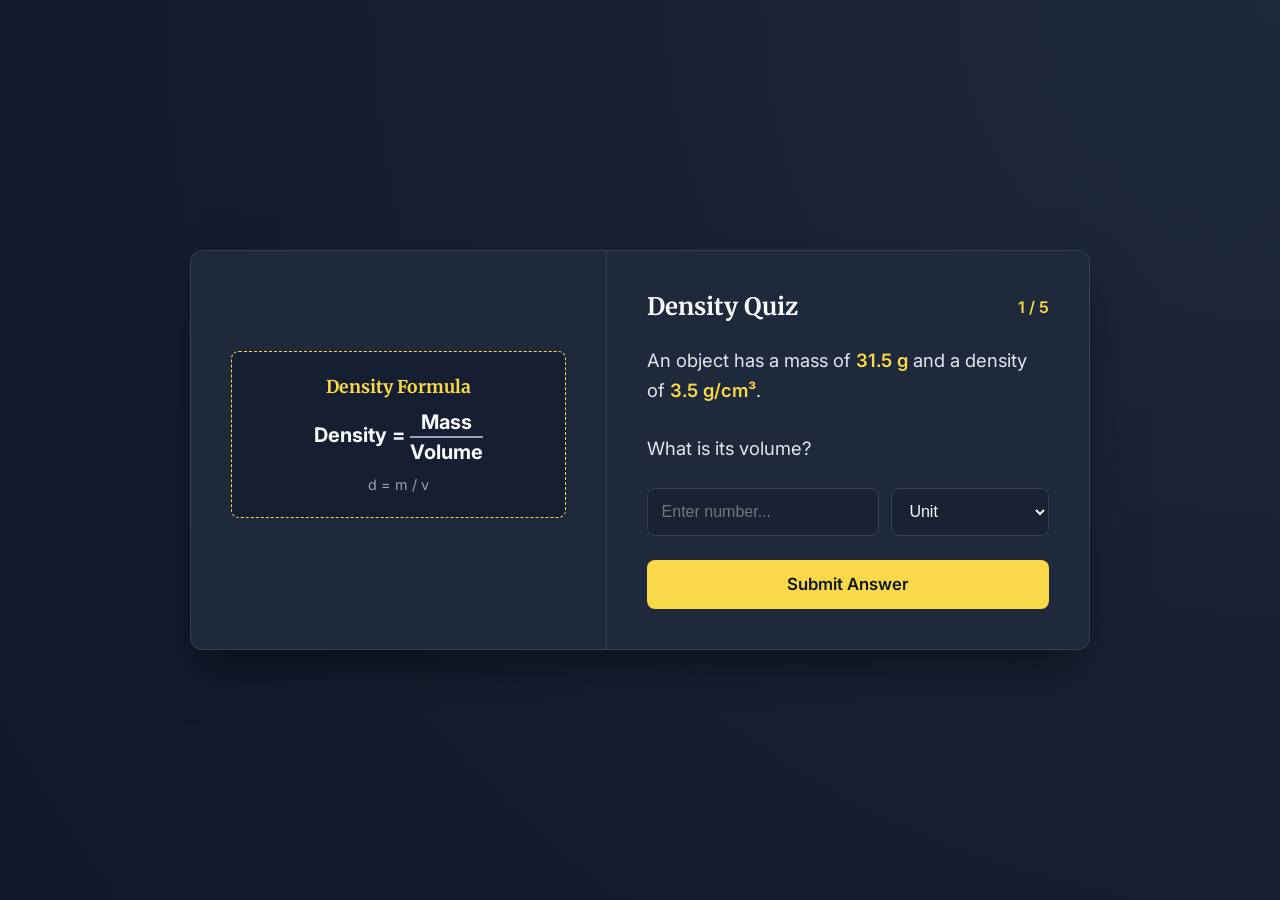
<file: density.html>
<!DOCTYPE html>
<html lang="en">
<head>
  <meta charset="UTF-8">
  <meta name="viewport" content="width=device-width, initial-scale=1.0">
  <title>Calculating Density Quiz — Cheng Chung Cup</title>
  <!-- Imported formal serif font (Merriweather) and clean sans-serif (Inter) -->
  <link href="https://fonts.googleapis.com/css2?family=Inter:wght@400;500;600&family=Merriweather:wght@400;700;900&display=swap" rel="stylesheet">
  <style>
    :root {
      --bg-dark: #0f172a;
      --bg-card: #1e293b;
      --accent-gold: #FAD948;
      --accent-hover: #fcf1b6;
      --text-light: #f8fafc;
      --text-muted: #94a3b8;
      --border-color: #334155;
      
      /* Status Colors adapted for dark mode */
      --danger: #f87171;
      --danger-bg: rgba(239, 68, 68, 0.1);
      --danger-border: rgba(239, 68, 68, 0.3);
      --success: #34d399;
      --success-bg: rgba(16, 185, 129, 0.1);
      --success-border: rgba(16, 185, 129, 0.3);
    }
    
    * { box-sizing: border-box; }
    
    html, body { height: 100%; margin: 0; }
    
    body {
      font-family: 'Inter', sans-serif;
      background-color: var(--bg-dark);
      background-image: radial-gradient(circle at top right, #1e293b 0%, #0f172a 100%);
      background-attachment: fixed;
      color: var(--text-light);
      display: flex;
      align-items: center;
      justify-content: center;
      padding: 2rem 1rem;
    }

    .app-container {
      display: flex;
      max-width: 900px;
      width: 100%;
      background: var(--bg-card);
      border-radius: 12px;
      border: 1px solid var(--border-color);
      box-shadow: 0 25px 50px -12px rgba(0, 0, 0, 0.5);
      overflow: hidden;
      flex-direction: column;
    }

    @media (min-width: 640px) {
      .app-container { flex-direction: row; }
    }

    /* Left Panel: Visuals & Formula */
    .panel-left {
      flex: 1;
      padding: 2.5rem;
      display: flex;
      flex-direction: column;
      align-items: center;
      justify-content: center;
      border-bottom: 1px solid var(--border-color);
    }
    
    @media (min-width: 640px) {
      .panel-left {
        border-bottom: none;
        border-right: 1px solid var(--border-color);
      }
    }

    .formula-box {
      background: rgba(15, 23, 42, 0.5);
      border: 1px dashed var(--accent-gold);
      border-radius: 8px;
      padding: 1.5rem;
      text-align: center;
      margin-bottom: 2rem;
      width: 100%;
    }
    .formula-box h3 { 
      margin: 0 0 0.75rem 0; 
      color: var(--accent-gold); 
      font-family: 'Merriweather', serif;
      font-size: 1.1rem; 
    }
    .formula-box p { 
      margin: 0; 
      font-size: 1.25rem; 
      font-weight: bold; 
      color: var(--text-light); 
    }
    .formula-box small { 
      color: var(--text-muted); 
      font-size: 0.9rem; 
      display: block; 
      margin-top: 0.75rem; 
    }

    /* Right Panel: Quiz Area */
    .panel-right {
      flex: 1.2;
      padding: 2.5rem;
      display: flex;
      flex-direction: column;
      justify-content: center;
    }

    .quiz-header {
      display: flex;
      justify-content: space-between;
      align-items: center;
      margin-bottom: 1.5rem;
    }

    .quiz-header h2 { 
      margin: 0; 
      font-size: 1.5rem; 
      font-family: 'Merriweather', serif;
      color: var(--text-light);
    }
    .progress { 
      color: var(--accent-gold); 
      font-weight: 600; 
    }

    .question-text {
      font-size: 1.15rem;
      line-height: 1.6;
      margin-bottom: 1.5rem;
      min-height: 80px;
      color: #e2e8f0;
    }
    
    .question-text b {
      color: var(--accent-gold);
      font-weight: 600;
    }

    .input-group {
      display: flex;
      gap: 0.75rem;
      margin-bottom: 1.5rem;
    }

    input[type="number"], select {
      padding: 0.85rem;
      background: rgba(15, 23, 42, 0.4);
      border: 1px solid var(--border-color);
      border-radius: 8px;
      font-size: 1rem;
      color: var(--text-light);
      outline: none;
      transition: all 0.2s ease;
    }
    
    select option {
      background: var(--bg-card);
      color: var(--text-light);
    }

    input[type="number"]:focus, select:focus {
      border-color: var(--accent-gold);
      box-shadow: 0 0 0 2px rgba(250, 217, 72, 0.2);
    }

    input[type="number"] { flex: 2; }
    select { flex: 1; cursor: pointer; }

    .btn {
      display: inline-flex;
      align-items: center;
      justify-content: center;
      gap: 0.5rem;
      padding: 0.9rem 1.5rem;
      border: 0;
      border-radius: 8px;
      font-size: 1.05rem;
      font-weight: 600;
      font-family: 'Inter', sans-serif;
      cursor: pointer;
      transition: all 0.2s ease;
      width: 100%;
    }
    
    .btn-primary { 
      background: var(--accent-gold); 
      color: var(--bg-dark); 
    }
    
    .btn-primary:hover { 
      background: var(--accent-hover); 
      transform: translateY(-2px); 
    }
    
    .btn-outline {
      background: transparent;
      color: var(--text-muted);
      border: 1px solid var(--border-color);
    }

    .btn-outline:hover {
      color: var(--text-light);
      border-color: var(--text-muted);
    }
    
    .feedback {
      margin-top: 1rem;
      padding: 1rem;
      border-radius: 8px;
      font-weight: 500;
      text-align: center;
      display: none;
      line-height: 1.5;
    }
    .feedback b { font-weight: 700; }
    .feedback.success { 
      display: block; 
      background: var(--success-bg); 
      color: var(--success); 
      border: 1px solid var(--success-border);
    }
    .feedback.error { 
      display: block; 
      background: var(--danger-bg); 
      color: var(--danger); 
      border: 1px solid var(--danger-border);
    }

    /* Results Screen */
    #results-screen { display: none; text-align: center; }
    
    #results-screen h2 {
      font-family: 'Merriweather', serif;
      margin-bottom: 2rem;
    }
    
    .grade-circle {
      width: 120px;
      height: 120px;
      border-radius: 50%;
      background: var(--accent-gold);
      color: var(--bg-dark);
      display: flex;
      align-items: center;
      justify-content: center;
      font-size: 2.5rem;
      font-weight: bold;
      margin: 0 auto 1.5rem auto;
      box-shadow: 0 10px 20px rgba(250, 217, 72, 0.15);
      border: 4px solid var(--bg-card);
      outline: 2px dashed var(--accent-gold);
      outline-offset: 4px;
    }

    .hidden { display: none !important; }
  </style>
</head>
<body>

  <div class="app-container">
    
    <!-- Left Panel: Reference & Visuals -->
    <div class="panel-left">
      <div class="formula-box">
        <h3>Density Formula</h3>
        <p>Density = <span style="display:inline-block; vertical-align:middle; text-align:center;">
            <span style="border-bottom:2px solid var(--text-muted); display:block; padding-bottom: 2px; margin-bottom: 2px;">Mass</span>
            Volume
          </span>
        </p>
        <small>d = m / v</small>
      </div>
    </div>

    <!-- Right Panel: Quiz Logic -->
    <div class="panel-right">
      
      <!-- Active Quiz Section -->
      <div id="quiz-screen">
        <div class="quiz-header">
          <h2>Density Quiz</h2>
          <span class="progress" id="progress-text">1 / 5</span>
        </div>

        <div class="question-text" id="question-text">
          Loading question...
        </div>

        <div class="input-group">
          <input type="number" id="answer-input" placeholder="Enter number..." step="0.1">
          <select id="unit-input">
            <option value="" disabled selected>Unit</option>
            <option value="g">g (Mass)</option>
            <option value="cm³">cm³ (Volume)</option>
            <option value="g/cm³">g/cm³ (Density)</option>
          </select>
        </div>

        <button class="btn btn-primary" id="submit-btn" onclick="checkAnswer()">Submit Answer</button>
        <button class="btn btn-primary hidden" id="next-btn" onclick="nextQuestion()">Next Question</button>

        <div id="feedback-msg" class="feedback"></div>
      </div>

      <!-- Results Section -->
      <div id="results-screen">
        <h2>Quiz Complete!</h2>
        <div class="grade-circle" id="final-score">5/5</div>
        <p style="margin-bottom: 2.5rem; color: var(--text-muted); font-size: 1.1rem;" id="grade-message">Great job!</p>
        <div style="display: flex; gap: 1rem; flex-direction: column;">
          <button class="btn btn-primary" onclick="startQuiz()">Retry Quiz</button>
          <button class="btn btn-outline" onclick="window.location.href='quiz_menu.html'">Back to Menu</button>
        </div>
      </div>

    </div>
  </div>

  <script>
    const TOTAL_QUESTIONS = 5;
    let currentQuestionIndex = 0;
    let score = 0;
    let currentProblem = {};

    function generateProblem() {
      // Generate volume: 2 to 20 cm³ (whole numbers for simplicity)
      let v = Math.floor(Math.random() * 19) + 2; 
      // Generate density: 0.5 to 10.0 g/cm³ (1 decimal)
      let d = parseFloat((Math.random() * 9.5 + 0.5).toFixed(1));
      // Calculate mass: v * d (will automatically have max 1 decimal)
      let m = parseFloat((v * d).toFixed(1));

      // Decide what to solve for (0: Density, 1: Mass, 2: Volume)
      const type = Math.floor(Math.random() * 3);
      
      let question = "";
      let answerVal = 0;
      let answerUnit = "";
      let explanation = "";

      if (type === 0) {
        question = `An irregular object has a mass of <b>${m} g</b> and displaces a volume of <b>${v} cm³</b>. <br><br>What is its density?`;
        answerVal = d;
        answerUnit = "g/cm³";
        explanation = `Density = Mass ÷ Volume (${m} ÷ ${v} = ${d})`;
      } else if (type === 1) {
        question = `An object has a density of <b>${d} g/cm³</b> and a volume of <b>${v} cm³</b>. <br><br>What is its mass?`;
        answerVal = m;
        answerUnit = "g";
        explanation = `Mass = Density × Volume (${d} × ${v} = ${m})`;
      } else {
        question = `An object has a mass of <b>${m} g</b> and a density of <b>${d} g/cm³</b>. <br><br>What is its volume?`;
        answerVal = v;
        answerUnit = "cm³";
        explanation = `Volume = Mass ÷ Density (${m} ÷ ${d} = ${v})`;
      }

      return { question, answerVal, answerUnit, explanation };
    }

    function loadQuestion() {
      currentProblem = generateProblem();
      
      // Update UI
      document.getElementById('question-text').innerHTML = currentProblem.question;
      document.getElementById('progress-text').innerText = `${currentQuestionIndex + 1} / ${TOTAL_QUESTIONS}`;
      
      // Reset inputs and feedback
      const answerInput = document.getElementById('answer-input');
      const unitInput = document.getElementById('unit-input');
      answerInput.value = "";
      answerInput.disabled = false;
      unitInput.value = "";
      unitInput.disabled = false;
      
      const feedbackEl = document.getElementById('feedback-msg');
      feedbackEl.className = "feedback";
      feedbackEl.style.display = "none"; // Hide initially
      
      // Toggle buttons
      document.getElementById('submit-btn').classList.remove('hidden');
      document.getElementById('next-btn').classList.add('hidden');
    }

    function checkAnswer() {
      const answerInput = document.getElementById('answer-input');
      const unitInput = document.getElementById('unit-input');
      const userVal = parseFloat(answerInput.value);
      const userUnit = unitInput.value;
      const feedbackEl = document.getElementById('feedback-msg');

      // Force the feedback element to display
      feedbackEl.style.display = "block";

      if (isNaN(userVal) || userUnit === "") {
        feedbackEl.innerText = "Please enter a number and select a unit.";
        feedbackEl.className = "feedback error";
        return;
      }
      
      // Lock inputs after submission to prevent changes while viewing feedback
      answerInput.disabled = true;
      unitInput.disabled = true;

      // Check if value matches (allow slight float precision tolerance)
      const isValCorrect = Math.abs(userVal - currentProblem.answerVal) < 0.05;
      const isUnitCorrect = userUnit === currentProblem.answerUnit;

      // Provide the step-by-step breakdown
      const explanationHtml = `<br><span style="font-size: 0.95rem; opacity: 0.9; display: block; margin-top: 0.75rem;">Calculation: ${currentProblem.explanation}</span>`;

      if (isValCorrect && isUnitCorrect) {
        feedbackEl.innerHTML = `Correct! Great job.${explanationHtml}`;
        feedbackEl.className = "feedback success";
        score++;
      } else if (!isValCorrect && isUnitCorrect) {
        feedbackEl.innerHTML = `Incorrect calculation. <br>The correct answer was <b>${currentProblem.answerVal} ${currentProblem.answerUnit}</b>.${explanationHtml}`;
        feedbackEl.className = "feedback error";
      } else if (isValCorrect && !isUnitCorrect) {
        feedbackEl.innerHTML = `Right number, wrong unit! <br>The correct answer was <b>${currentProblem.answerVal} ${currentProblem.answerUnit}</b>.${explanationHtml}`;
        feedbackEl.className = "feedback error";
      } else {
        feedbackEl.innerHTML = `Incorrect. <br>The correct answer was <b>${currentProblem.answerVal} ${currentProblem.answerUnit}</b>.${explanationHtml}`;
        feedbackEl.className = "feedback error";
      }

      // Hide submit and show next button to control flow
      document.getElementById('submit-btn').classList.add('hidden');
      document.getElementById('next-btn').classList.remove('hidden');
    }

    function nextQuestion() {
      currentQuestionIndex++;
      if (currentQuestionIndex < TOTAL_QUESTIONS) {
        loadQuestion();
      } else {
        showResults();
      }
    }

    function showResults() {
      document.getElementById('quiz-screen').style.display = "none";
      document.getElementById('results-screen').style.display = "block";
      
      document.getElementById('final-score').innerText = `${score}/${TOTAL_QUESTIONS}`;
      
      let msg = "";
      if (score === 5) msg = "Perfect score! You are a density master!";
      else if (score >= 3) msg = "Good job! Keep practicing to get a perfect score.";
      else msg = "You might need to review the density formula and try again!";
      
      document.getElementById('grade-message').innerText = msg;
    }

    function startQuiz() {
      score = 0;
      currentQuestionIndex = 0;
      document.getElementById('quiz-screen').style.display = "block";
      document.getElementById('results-screen').style.display = "none";
      loadQuestion();
    }

    // Initialize the quiz on page load
    window.onload = startQuiz;

  </script>
</body>
</html>
</file>
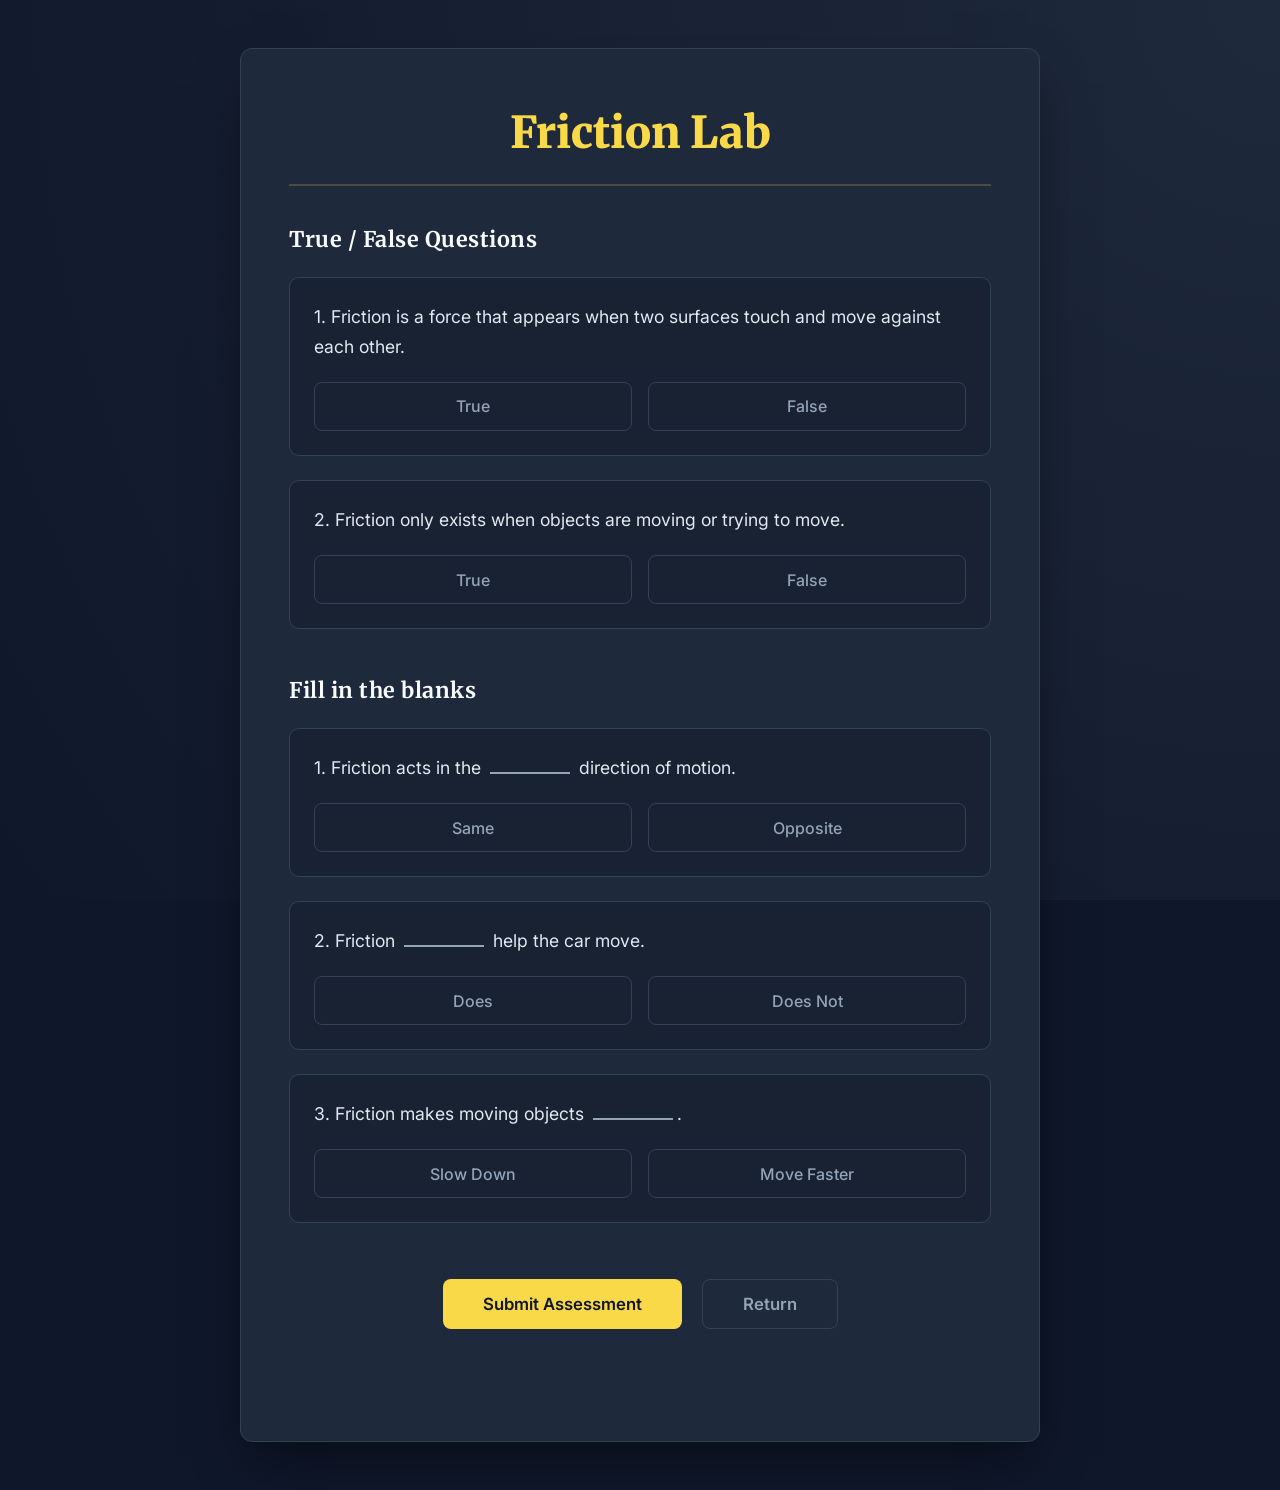
<file: friction.html>
<!doctype html>
<html lang="en">
<head>
  <meta charset="utf-8" />
  <meta name="viewport" content="width=device-width, initial-scale=1" />
  <title>Friction Quiz — Cheng Chung Cup</title>
  <!-- Imported formal serif font (Merriweather) and clean sans-serif (Inter) -->
  <link href="https://fonts.googleapis.com/css2?family=Inter:wght@400;500;600&family=Merriweather:wght@400;700;900&display=swap" rel="stylesheet">
  <style>
    :root {
      --bg-dark: #0f172a;
      --bg-card: #1e293b;
      --accent-gold: #FAD948;
      --accent-hover: #fcf1b6;
      --text-light: #f8fafc;
      --text-muted: #94a3b8;
      --border-color: #334155;
    }

    * { box-sizing: border-box; }
    html, body { min-height: 100%; margin: 0; }

    body {
      font-family: 'Inter', sans-serif;
      background-color: var(--bg-dark);
      background-image: radial-gradient(circle at top right, #1e293b 0%, #0f172a 100%);
      background-attachment: fixed;
      color: var(--text-light);
      display: flex;
      align-items: center;
      justify-content: center;
      padding: 3rem 1rem;
    }

    .menu {
      background: var(--bg-card);
      border-radius: 12px;
      border: 1px solid var(--border-color);
      padding: 3.5rem 3rem;
      max-width: 800px;
      width: 100%;
      box-shadow: 0 25px 50px -12px rgba(0, 0, 0, 0.5);
    }

    .title {
      margin: 0 0 2.5rem 0;
      font-family: 'Merriweather', serif;
      font-size: clamp(2rem, 4vw, 2.75rem);
      font-weight: 900;
      color: var(--accent-gold);
      text-align: center;
      border-bottom: 2px solid rgba(250, 217, 72, 0.2);
      padding-bottom: 1.5rem;
    }

    section {
      margin-bottom: 3rem;
    }

    h2 {
      font-family: 'Merriweather', serif;
      color: var(--text-light);
      font-size: 1.35rem;
      margin-top: 0;
      margin-bottom: 1.5rem;
      font-weight: 700;
      letter-spacing: 0.5px;
    }

    .question-block {
      background: rgba(15, 23, 42, 0.4);
      border: 1px solid var(--border-color);
      border-radius: 10px;
      padding: 1.5rem;
      margin-bottom: 1.5rem;
    }

    .question-text {
      font-size: 1.1rem;
      line-height: 1.7;
      margin: 0 0 1.25rem 0;
      color: #e2e8f0;
    }

    .blank-space {
      display: inline-block;
      min-width: 80px;
      border-bottom: 2px solid var(--text-muted);
      margin: 0 0.25rem;
    }

    /* Styling for the clickable option buttons */
    .options-grid {
      display: flex;
      gap: 1rem;
      flex-wrap: wrap;
    }

    .option-input {
      display: none; /* Hide the actual radio button */
    }

    .option-label {
      flex: 1;
      min-width: 120px;
      text-align: center;
      padding: 0.85rem 1.5rem;
      border: 1px solid var(--border-color);
      border-radius: 8px;
      cursor: pointer;
      font-weight: 500;
      font-size: 1rem;
      color: var(--text-muted);
      background: transparent;
      transition: all 0.2s ease;
    }

    .option-label:hover {
      border-color: var(--accent-gold);
      color: var(--text-light);
      background: rgba(250, 217, 72, 0.05);
    }

    /* Selected state */
    .option-input:checked + .option-label {
      background-color: var(--accent-gold);
      color: var(--bg-dark);
      border-color: var(--accent-gold);
      font-weight: 600;
      box-shadow: 0 4px 15px rgba(250, 217, 72, 0.2);
    }

    .actions {
      display: flex;
      gap: 1.25rem;
      justify-content: center;
      margin-top: 3.5rem;
    }

    .btn {
      display: inline-flex;
      align-items: center;
      justify-content: center;
      padding: 0.85rem 2.5rem;
      border-radius: 8px;
      font-family: 'Inter', sans-serif;
      font-size: 1.05rem;
      font-weight: 600;
      cursor: pointer;
      text-decoration: none;
      transition: all 0.2s ease;
      border: none;
    }

    .btn-primary {
      background: var(--accent-gold);
      color: var(--bg-dark);
    }

    .btn-primary:hover {
      background: var(--accent-hover);
      transform: translateY(-2px);
    }

    .btn-outline {
      background: transparent;
      color: var(--text-muted);
      border: 1px solid var(--border-color);
    }

    .btn-outline:hover {
      color: var(--text-light);
      border-color: var(--text-muted);
    }

    #result {
      margin-top: 2rem;
      text-align: center;
      font-family: 'Merriweather', serif;
      font-size: 1.25rem;
      font-weight: 700;
      color: var(--accent-gold);
      min-height: 1.5rem;
    }

    @media (max-width: 600px) {
      .menu { padding: 2rem 1.5rem; }
      .actions { flex-direction: column; }
      .btn { width: 100%; }
      .options-grid { flex-direction: column; }
    }
  </style>
</head>
<body>
  <main class="menu">
    <h1 class="title">Friction Lab</h1>

    <form id="quizForm">
      <section>
        <h2>True / False Questions</h2>
        
        <div class="question-block">
          <p class="question-text">1. Friction is a force that appears when two surfaces touch and move against each other.</p>
          <div class="options-grid">
            <input type="radio" id="tf1-true" name="tf1" value="True" class="option-input">
            <label for="tf1-true" class="option-label">True</label>
            
            <input type="radio" id="tf1-false" name="tf1" value="False" class="option-input">
            <label for="tf1-false" class="option-label">False</label>
          </div>
        </div>

        <div class="question-block">
          <p class="question-text">2. Friction only exists when objects are moving or trying to move.</p>
          <div class="options-grid">
            <input type="radio" id="tf2-true" name="tf2" value="True" class="option-input">
            <label for="tf2-true" class="option-label">True</label>
            
            <input type="radio" id="tf2-false" name="tf2" value="False" class="option-input">
            <label for="tf2-false" class="option-label">False</label>
          </div>
        </div>
      </section>

      <section>
        <h2>Fill in the blanks</h2>
        
        <div class="question-block">
          <p class="question-text">1. Friction acts in the <span class="blank-space"></span> direction of motion.</p>
          <div class="options-grid">
            <input type="radio" id="f1-same" name="f1" value="same" class="option-input">
            <label for="f1-same" class="option-label">Same</label>
            
            <input type="radio" id="f1-opposite" name="f1" value="opposite" class="option-input">
            <label for="f1-opposite" class="option-label">Opposite</label>
          </div>
        </div>

        <div class="question-block">
          <p class="question-text">2. Friction <span class="blank-space"></span> help the car move.</p>
          <div class="options-grid">
            <input type="radio" id="f2-does" name="f2" value="does" class="option-input">
            <label for="f2-does" class="option-label">Does</label>
            
            <input type="radio" id="f2-doesnot" name="f2" value="does not" class="option-input">
            <label for="f2-doesnot" class="option-label">Does Not</label>
          </div>
        </div>

        <div class="question-block">
          <p class="question-text">3. Friction makes moving objects <span class="blank-space"></span>.</p>
          <div class="options-grid">
            <input type="radio" id="f3-slow" name="f3" value="slow down" class="option-input">
            <label for="f3-slow" class="option-label">Slow Down</label>
            
            <input type="radio" id="f3-fast" name="f3" value="move faster" class="option-input">
            <label for="f3-fast" class="option-label">Move Faster</label>
          </div>
        </div>
      </section>

      <div class="actions">
        <button type="button" class="btn btn-primary" id="submitBtn">Submit Assessment</button>
        <a class="btn btn-outline" href="quiz.html">Return</a>
      </div>

      <div id="result"></div>
    </form>
  </main>

  <!-- External logic file linked exactly as requested -->
  <script src="friction.js"></script>
</body>
</html>
</file>
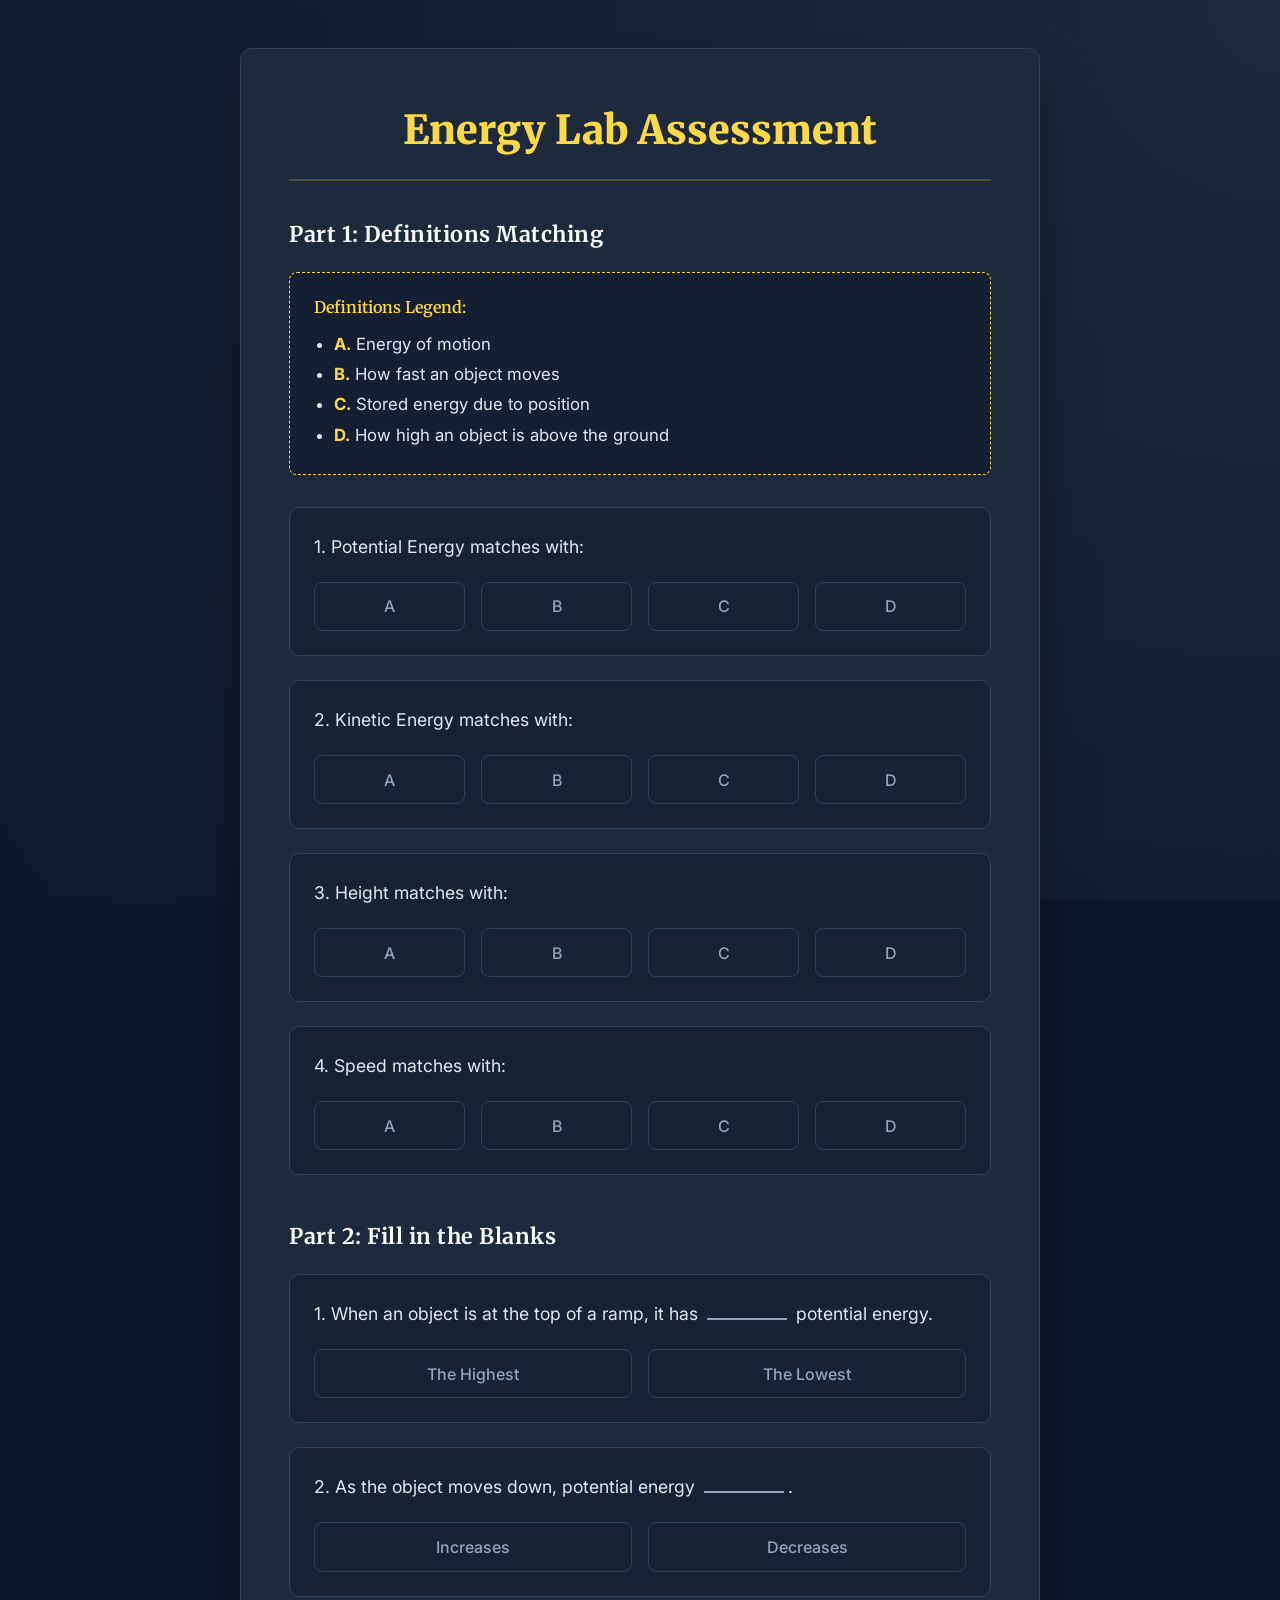
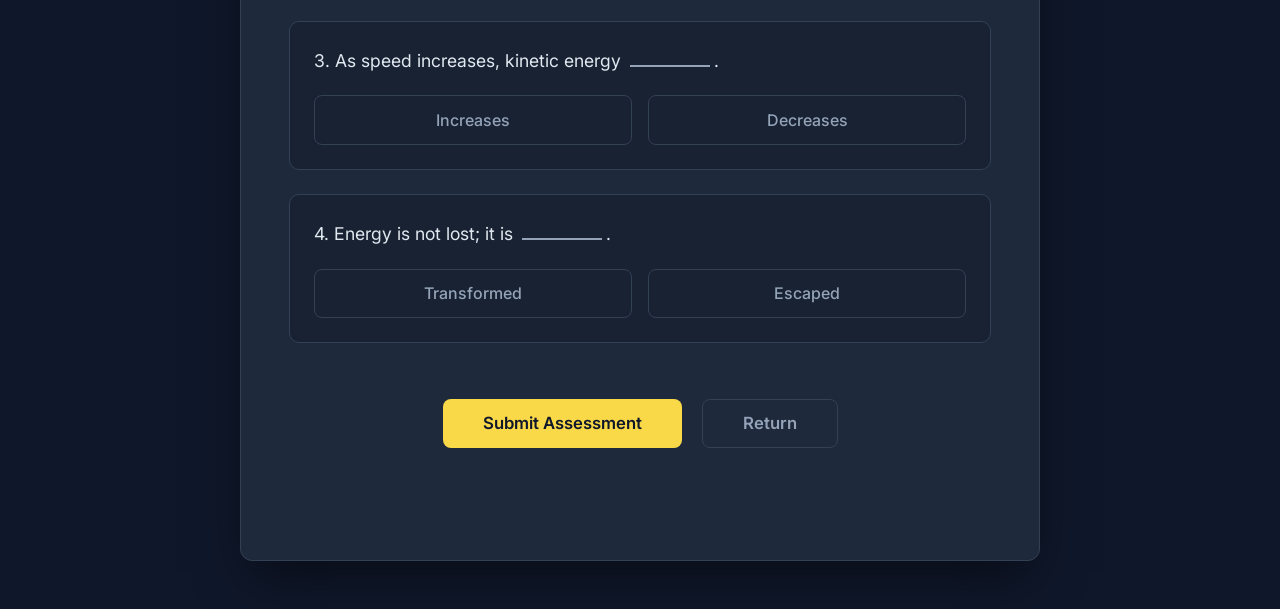
<file: potential_kinetic.html>
<!doctype html>
<html lang="en">
<head>
  <meta charset="utf-8" />
  <meta name="viewport" content="width=device-width, initial-scale=1" />
  <title>Potential and Kinetic Energy Quiz — Cheng Chung Cup</title>
  <!-- Imported formal serif font (Merriweather) and clean sans-serif (Inter) -->
  <link href="https://fonts.googleapis.com/css2?family=Inter:wght@400;500;600&family=Merriweather:wght@400;700;900&display=swap" rel="stylesheet">
  <style>
    :root {
      --bg-dark: #0f172a;
      --bg-card: #1e293b;
      --accent-gold: #FAD948;
      --accent-hover: #fcf1b6;
      --text-light: #f8fafc;
      --text-muted: #94a3b8;
      --border-color: #334155;
    }

    * { box-sizing: border-box; }
    html, body { min-height: 100%; margin: 0; }

    body {
      font-family: 'Inter', sans-serif;
      background-color: var(--bg-dark);
      background-image: radial-gradient(circle at top right, #1e293b 0%, #0f172a 100%);
      background-attachment: fixed;
      color: var(--text-light);
      display: flex;
      align-items: center;
      justify-content: center;
      padding: 3rem 1rem;
    }

    .menu {
      background: var(--bg-card);
      border-radius: 12px;
      border: 1px solid var(--border-color);
      padding: 3.5rem 3rem;
      max-width: 800px;
      width: 100%;
      box-shadow: 0 25px 50px -12px rgba(0, 0, 0, 0.5);
    }

    .title {
      margin: 0 0 2.5rem 0;
      font-family: 'Merriweather', serif;
      font-size: clamp(2rem, 3.5vw, 2.5rem);
      font-weight: 900;
      color: var(--accent-gold);
      text-align: center;
      border-bottom: 2px solid rgba(250, 217, 72, 0.2);
      padding-bottom: 1.5rem;
    }

    section {
      margin-bottom: 3rem;
    }

    h2 {
      font-family: 'Merriweather', serif;
      color: var(--text-light);
      font-size: 1.35rem;
      margin-top: 0;
      margin-bottom: 1.5rem;
      font-weight: 700;
      letter-spacing: 0.5px;
    }

    .legend-box {
      background: rgba(15, 23, 42, 0.5);
      border: 1px dashed var(--accent-gold);
      border-radius: 8px;
      padding: 1.5rem;
      margin-bottom: 2rem;
    }

    .legend-title {
      margin: 0 0 0.75rem 0;
      font-weight: 600;
      color: var(--accent-gold);
      font-family: 'Merriweather', serif;
    }

    .legend-list {
      margin: 0;
      padding-left: 1.25rem;
      color: #e2e8f0;
      line-height: 1.8;
      font-size: 1.05rem;
    }

    .legend-list strong {
      color: var(--accent-gold);
    }

    .question-block {
      background: rgba(15, 23, 42, 0.4);
      border: 1px solid var(--border-color);
      border-radius: 10px;
      padding: 1.5rem;
      margin-bottom: 1.5rem;
    }

    .question-text {
      font-size: 1.1rem;
      line-height: 1.7;
      margin: 0 0 1.25rem 0;
      color: #e2e8f0;
    }

    .blank-space {
      display: inline-block;
      min-width: 80px;
      border-bottom: 2px solid var(--text-muted);
      margin: 0 0.25rem;
    }

    /* Styling for the clickable option buttons */
    .options-grid {
      display: flex;
      gap: 1rem;
      flex-wrap: wrap;
    }

    .option-input {
      display: none; /* Hide the actual radio button */
    }

    .option-label {
      flex: 1;
      min-width: 80px;
      text-align: center;
      padding: 0.85rem 1.5rem;
      border: 1px solid var(--border-color);
      border-radius: 8px;
      cursor: pointer;
      font-weight: 500;
      font-size: 1rem;
      color: var(--text-muted);
      background: transparent;
      transition: all 0.2s ease;
    }

    .option-label:hover {
      border-color: var(--accent-gold);
      color: var(--text-light);
      background: rgba(250, 217, 72, 0.05);
    }

    /* Selected state */
    .option-input:checked + .option-label {
      background-color: var(--accent-gold);
      color: var(--bg-dark);
      border-color: var(--accent-gold);
      font-weight: 600;
      box-shadow: 0 4px 15px rgba(250, 217, 72, 0.2);
    }

    .actions {
      display: flex;
      gap: 1.25rem;
      justify-content: center;
      margin-top: 3.5rem;
    }

    .btn {
      display: inline-flex;
      align-items: center;
      justify-content: center;
      padding: 0.85rem 2.5rem;
      border-radius: 8px;
      font-family: 'Inter', sans-serif;
      font-size: 1.05rem;
      font-weight: 600;
      cursor: pointer;
      text-decoration: none;
      transition: all 0.2s ease;
      border: none;
    }

    .btn-primary {
      background: var(--accent-gold);
      color: var(--bg-dark);
    }

    .btn-primary:hover {
      background: var(--accent-hover);
      transform: translateY(-2px);
    }

    .btn-outline {
      background: transparent;
      color: var(--text-muted);
      border: 1px solid var(--border-color);
    }

    .btn-outline:hover {
      color: var(--text-light);
      border-color: var(--text-muted);
    }

    #result {
      margin-top: 2rem;
      text-align: center;
      font-family: 'Merriweather', serif;
      font-size: 1.25rem;
      font-weight: 700;
      color: var(--accent-gold);
      min-height: 1.5rem;
    }

    @media (max-width: 600px) {
      .menu { padding: 2rem 1.5rem; }
      .actions { flex-direction: column; }
      .btn { width: 100%; }
      .options-grid { flex-direction: column; }
    }
  </style>
</head>
<body>
  <main class="menu">
    <h1 class="title">Energy Lab Assessment</h1>

    <form id="quizForm">
      <section>
        <h2>Part 1: Definitions Matching</h2>
        
        <div class="legend-box">
          <p class="legend-title">Definitions Legend:</p>
          <ul class="legend-list">
            <li><strong>A.</strong> Energy of motion</li>
            <li><strong>B.</strong> How fast an object moves</li>
            <li><strong>C.</strong> Stored energy due to position</li>
            <li><strong>D.</strong> How high an object is above the ground</li>
          </ul>
        </div>
        
        <div class="question-block">
          <p class="question-text">1. Potential Energy matches with:</p>
          <div class="options-grid" style="grid-template-columns: repeat(4, 1fr); display: grid;">
            <input type="radio" id="m1-A" name="m1" value="A" class="option-input">
            <label for="m1-A" class="option-label">A</label>
            
            <input type="radio" id="m1-B" name="m1" value="B" class="option-input">
            <label for="m1-B" class="option-label">B</label>

            <input type="radio" id="m1-C" name="m1" value="C" class="option-input">
            <label for="m1-C" class="option-label">C</label>

            <input type="radio" id="m1-D" name="m1" value="D" class="option-input">
            <label for="m1-D" class="option-label">D</label>
          </div>
        </div>

        <div class="question-block">
          <p class="question-text">2. Kinetic Energy matches with:</p>
          <div class="options-grid" style="grid-template-columns: repeat(4, 1fr); display: grid;">
            <input type="radio" id="m2-A" name="m2" value="A" class="option-input">
            <label for="m2-A" class="option-label">A</label>
            
            <input type="radio" id="m2-B" name="m2" value="B" class="option-input">
            <label for="m2-B" class="option-label">B</label>

            <input type="radio" id="m2-C" name="m2" value="C" class="option-input">
            <label for="m2-C" class="option-label">C</label>

            <input type="radio" id="m2-D" name="m2" value="D" class="option-input">
            <label for="m2-D" class="option-label">D</label>
          </div>
        </div>

        <div class="question-block">
          <p class="question-text">3. Height matches with:</p>
          <div class="options-grid" style="grid-template-columns: repeat(4, 1fr); display: grid;">
            <input type="radio" id="m3-A" name="m3" value="A" class="option-input">
            <label for="m3-A" class="option-label">A</label>
            
            <input type="radio" id="m3-B" name="m3" value="B" class="option-input">
            <label for="m3-B" class="option-label">B</label>

            <input type="radio" id="m3-C" name="m3" value="C" class="option-input">
            <label for="m3-C" class="option-label">C</label>

            <input type="radio" id="m3-D" name="m3" value="D" class="option-input">
            <label for="m3-D" class="option-label">D</label>
          </div>
        </div>

        <div class="question-block">
          <p class="question-text">4. Speed matches with:</p>
          <div class="options-grid" style="grid-template-columns: repeat(4, 1fr); display: grid;">
            <input type="radio" id="m4-A" name="m4" value="A" class="option-input">
            <label for="m4-A" class="option-label">A</label>
            
            <input type="radio" id="m4-B" name="m4" value="B" class="option-input">
            <label for="m4-B" class="option-label">B</label>

            <input type="radio" id="m4-C" name="m4" value="C" class="option-input">
            <label for="m4-C" class="option-label">C</label>

            <input type="radio" id="m4-D" name="m4" value="D" class="option-input">
            <label for="m4-D" class="option-label">D</label>
          </div>
        </div>
      </section>

      <section>
        <h2>Part 2: Fill in the Blanks</h2>
        
        <div class="question-block">
          <p class="question-text">1. When an object is at the top of a ramp, it has <span class="blank-space"></span> potential energy.</p>
          <div class="options-grid">
            <input type="radio" id="f1-highest" name="f1" value="the highest" class="option-input">
            <label for="f1-highest" class="option-label">The Highest</label>
            
            <input type="radio" id="f1-lowest" name="f1" value="the lowest" class="option-input">
            <label for="f1-lowest" class="option-label">The Lowest</label>
          </div>
        </div>

        <div class="question-block">
          <p class="question-text">2. As the object moves down, potential energy <span class="blank-space"></span>.</p>
          <div class="options-grid">
            <input type="radio" id="f2-increases" name="f2" value="increases" class="option-input">
            <label for="f2-increases" class="option-label">Increases</label>
            
            <input type="radio" id="f2-decreases" name="f2" value="decreases" class="option-input">
            <label for="f2-decreases" class="option-label">Decreases</label>
          </div>
        </div>

        <div class="question-block">
          <p class="question-text">3. As speed increases, kinetic energy <span class="blank-space"></span>.</p>
          <div class="options-grid">
            <input type="radio" id="f3-increases" name="f3" value="increases" class="option-input">
            <label for="f3-increases" class="option-label">Increases</label>
            
            <input type="radio" id="f3-decreases" name="f3" value="decreases" class="option-input">
            <label for="f3-decreases" class="option-label">Decreases</label>
          </div>
        </div>

        <div class="question-block">
          <p class="question-text">4. Energy is not lost; it is <span class="blank-space"></span>.</p>
          <div class="options-grid">
            <input type="radio" id="f4-transformed" name="f4" value="transformed" class="option-input">
            <label for="f4-transformed" class="option-label">Transformed</label>
            
            <input type="radio" id="f4-escaped" name="f4" value="escaped" class="option-input">
            <label for="f4-escaped" class="option-label">Escaped</label>
          </div>
        </div>
      </section>

      <div class="actions">
        <button type="button" class="btn btn-primary" id="submitBtn">Submit Assessment</button>
        <a class="btn btn-outline" href="quiz.html">Return</a>
      </div>

      <div id="result"></div>
    </form>
  </main>

  <!-- External logic file linked exactly as requested -->
  <script src="potential.js"></script>
</body>
</html>
</file>
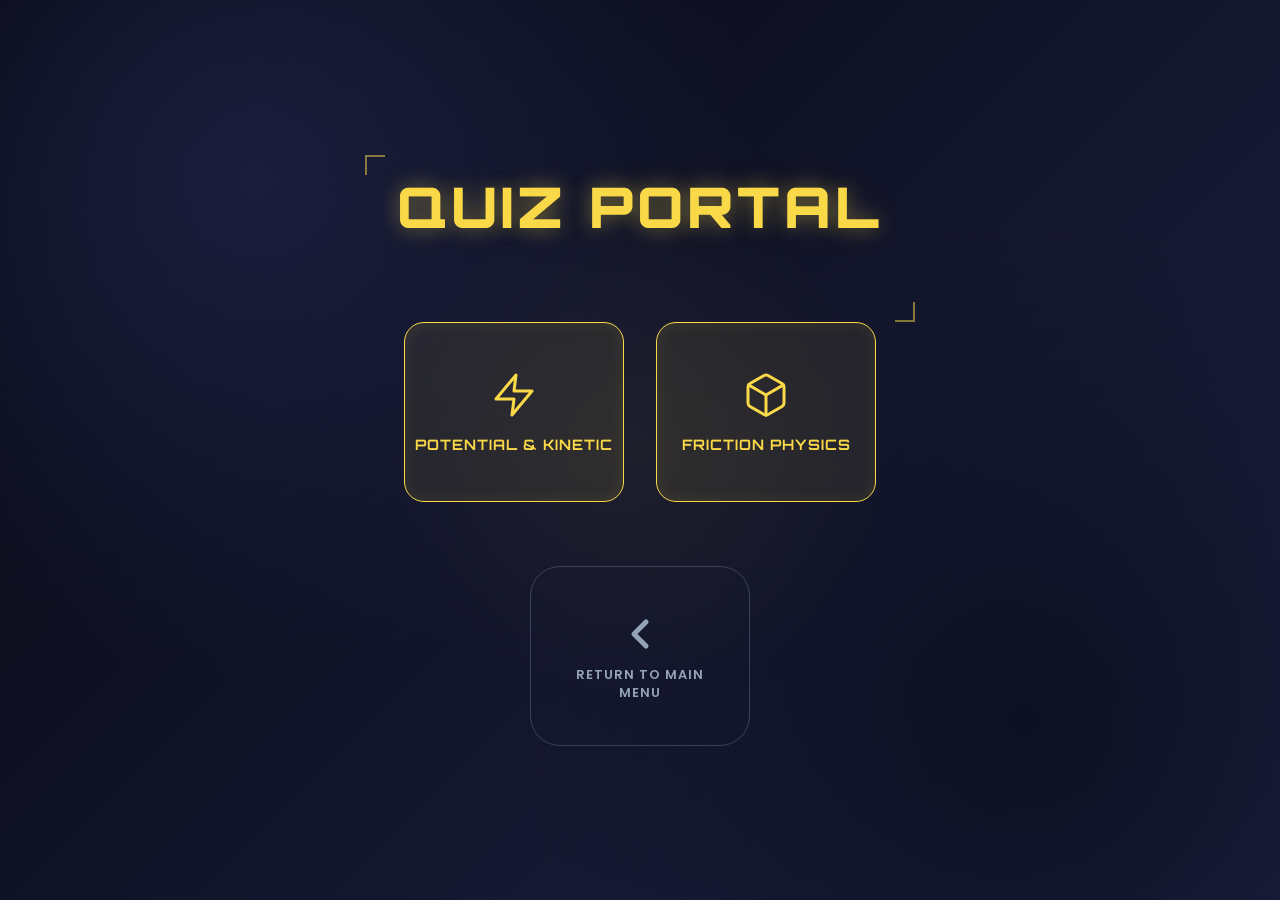
<file: quiz.html>
<!doctype html>
<html lang="en">
<head>
  <meta charset="utf-8" />
  <meta name="viewport" content="width=device-width, initial-scale=1" />
  <title>Quiz Selection — Cheng Chung Cup</title>
  <!-- Import professional and tech-oriented fonts -->
  <link href="https://fonts.googleapis.com/css2?family=Orbitron:wght@700;900&family=Poppins:wght@300;400;600;700&display=swap" rel="stylesheet">
  <style>
    :root {
      --bg-dark: #070912;
      --bg-deep: #1D2042;
      --accent-yellow: #FAD948;
      --accent-hover: #e5c436;
      --text-light: #f8fafc;
      --text-dark: #1D2042;
      --muted: #94a3b8;
      --card-bg: rgba(29, 32, 66, 0.4);
      --card-border: rgba(250, 217, 72, 0.2);
    }

    * { box-sizing: border-box; }
    html, body { height: 100%; margin: 0; overflow: hidden; }

    body {
      font-family: 'Poppins', sans-serif;
      background-color: var(--bg-dark);
      /* Animated Mesh Gradient Background */
      background: radial-gradient(circle at 20% 20%, #1a1e3d 0%, transparent 40%),
                  radial-gradient(circle at 80% 80%, #0d1122 0%, transparent 40%),
                  linear-gradient(135deg, #070912 0%, #1D2042 100%);
      color: var(--text-light);
      display: flex;
      align-items: center;
      justify-content: center;
      position: relative;
    }

    /* Background decorative elements */
    .bg-glow {
      position: absolute;
      width: 40vw;
      height: 40vw;
      background: radial-gradient(circle, rgba(250, 217, 72, 0.05) 0%, transparent 70%);
      top: 50%;
      left: 50%;
      transform: translate(-50%, -50%);
      pointer-events: none;
      z-index: 0;
    }

    .menu {
      position: relative;
      z-index: 10;
      text-align: center;
      padding: 4rem 2rem;
      max-width: 800px;
      width: 92%;
    }

    .title {
      margin: 0 0 4rem 0; /* Increased margin since subtitle is removed */
      font-family: 'Orbitron', sans-serif;
      font-size: clamp(2rem, 5vw, 3.5rem);
      letter-spacing: 4px;
      font-weight: 900;
      text-transform: uppercase;
      color: var(--accent-yellow);
      text-shadow: 0 0 20px rgba(250, 217, 72, 0.4), 0 0 40px rgba(250, 217, 72, 0.1);
    }

    .buttons {
      display: flex;
      gap: 2rem;
      justify-content: center;
      flex-wrap: wrap;
    }

    .btn-container {
      position: relative;
      transition: transform 0.3s cubic-bezier(0.175, 0.885, 0.32, 1.275);
    }

    .btn-container:hover {
      transform: scale(1.05);
    }

    .btn {
      display: inline-flex;
      flex-direction: column;
      align-items: center;
      justify-content: center;
      gap: 1rem;
      width: 220px;
      height: 180px;
      border-radius: 20px;
      font-size: 1.1rem;
      font-weight: 700;
      cursor: pointer;
      text-decoration: none;
      text-transform: uppercase;
      letter-spacing: 1px;
      transition: all 0.3s ease;
      position: relative;
      overflow: hidden;
    }

    /* Tech-card style for buttons */
    .btn-primary { 
      background: rgba(250, 217, 72, 0.08);
      color: var(--accent-yellow);
      border: 1px solid var(--accent-yellow);
      box-shadow: inset 0 0 15px rgba(250, 217, 72, 0.1);
    }

    .btn-primary:hover {
      background: var(--accent-yellow);
      color: var(--bg-dark);
      box-shadow: 0 0 30px rgba(250, 217, 72, 0.4);
    }

    .btn svg {
      width: 48px;
      height: 48px;
      transition: transform 0.3s ease;
    }

    .btn:hover svg {
      transform: scale(1.2) rotate(5deg);
    }

    .btn-label {
      font-family: 'Orbitron', sans-serif;
      font-size: 0.9rem;
    }

    .btn-outline { 
      display: inline-flex;
      align-items: center;
      gap: 0.5rem;
      margin-top: 4rem;
      padding: 0.75rem 1.5rem;
      background: transparent;
      color: var(--muted);
      border: 1px solid rgba(148, 163, 184, 0.3);
      border-radius: 30px;
      text-decoration: none;
      font-size: 0.8rem;
      font-weight: 600;
      text-transform: uppercase;
      letter-spacing: 1px;
      transition: all 0.3s ease;
    }

    .btn-outline:hover {
      color: #fff;
      border-color: #fff;
      background: rgba(255, 255, 255, 0.05);
    }

    /* Decorative corner accents */
    .corner {
      position: absolute;
      width: 20px;
      height: 20px;
      border: 2px solid var(--accent-yellow);
      opacity: 0.5;
    }
    .top-left { top: 0; left: 0; border-right: 0; border-bottom: 0; }
    .bottom-right { bottom: 0; right: 0; border-left: 0; border-top: 0; }

    @media (max-width: 600px) {
      .btn { width: 100%; height: auto; padding: 2rem; flex-direction: row; }
      .buttons { flex-direction: column; width: 100%; }
      .bg-glow { width: 80vw; height: 80vw; }
      .title { margin-bottom: 2rem; }
    }
  </style>
</head>
<body>
  <div class="bg-glow"></div>
  
  <main class="menu">
    <div style="position: relative; display: inline-block;">
      <div class="corner top-left"></div>
      <div class="corner bottom-right"></div>
      <h1 class="title" style="padding: 1rem 2rem;">Quiz Portal</h1>
    </div>

    <div class="buttons" role="navigation" aria-label="Quiz selection">
      <div class="btn-container">
        <a class="btn btn-primary" href="potential_kinetic.html">
          <svg viewBox="0 0 24 24" fill="none" stroke="currentColor" stroke-width="1.5" stroke-linecap="round" stroke-linejoin="round">
            <path d="M13 2L3 14h9l-1 8 10-12h-9l1-8z"></path>
          </svg>
          <span class="btn-label">Potential & Kinetic</span>
        </a>
      </div>
      
      <div class="btn-container">
        <a class="btn btn-primary" href="friction.html">
          <svg viewBox="0 0 24 24" fill="none" stroke="currentColor" stroke-width="1.5" stroke-linecap="round" stroke-linejoin="round">
            <path d="M21 16V8a2 2 0 0 0-1-1.73l-7-4a2 2 0 0 0-2 0l-7 4A2 2 0 0 0 3 8v8a2 2 0 0 0 1 1.73l7 4a2 2 0 0 0 2 0l7-4A2 2 0 0 0 21 16z"></path>
            <polyline points="3.27 6.96 12 12.01 20.73 6.96"></polyline>
            <line x1="12" y1="22.08" x2="12" y2="12"></line>
          </svg>
          <span class="btn-label">Friction Physics</span>
        </a>
      </div>
    </div>

    <div>
      <a class="btn btn-outline" href="index.html">
        <svg width="16" height="16" viewBox="0 0 24 24" fill="none" stroke="currentColor" stroke-width="2.5" stroke-linecap="round" stroke-linejoin="round">
          <path d="m15 18-6-6 6-6"/>
        </svg>
        Return to Main Menu
      </a>
    </div>
  </main>
</body>
</html>
</file>
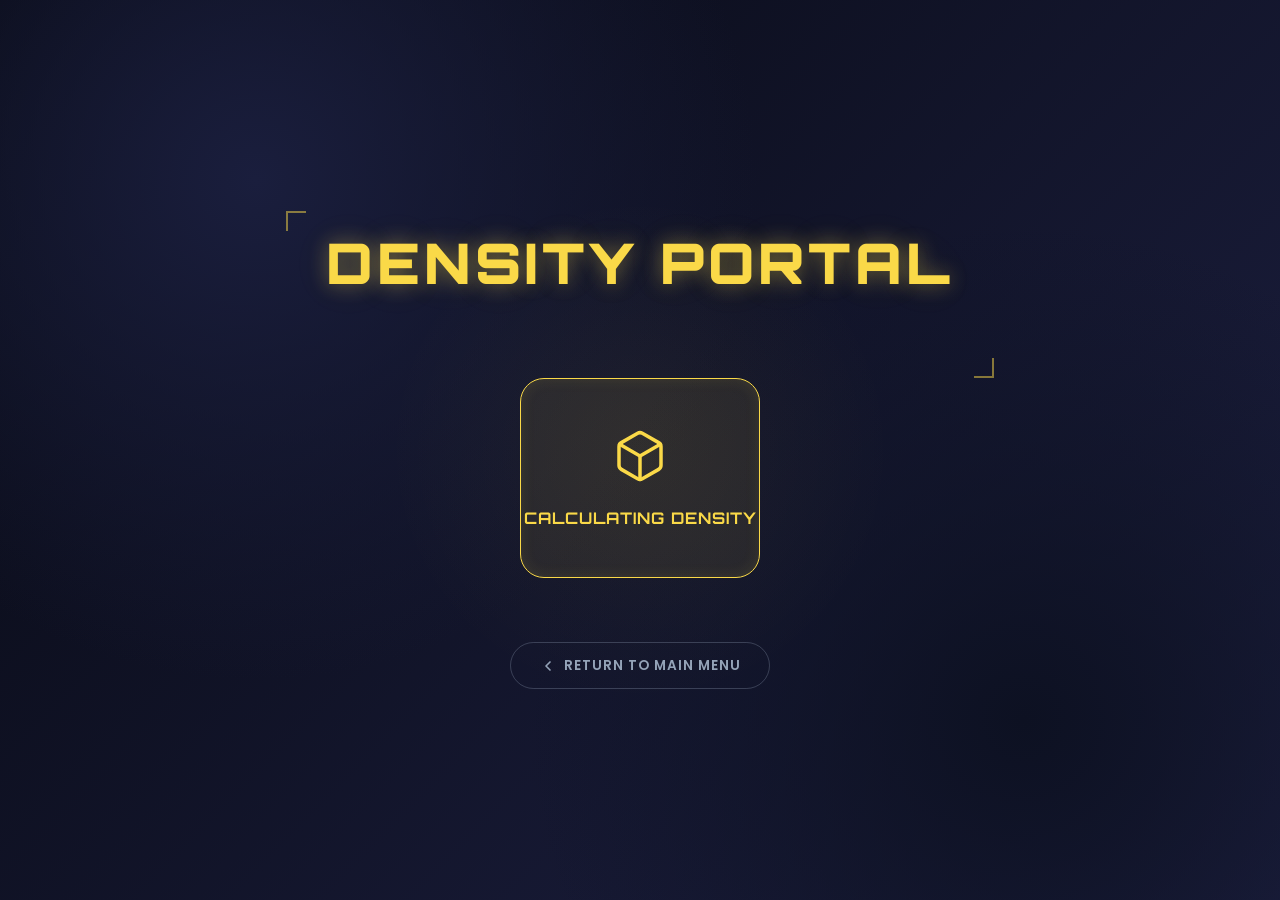
<file: quiz_menu.html>
<!doctype html>
<html lang="en">
<head>
  <meta charset="utf-8" />
  <meta name="viewport" content="width=device-width, initial-scale=1" />
  <title>Density Portal — Cheng Chung Cup</title>
  <!-- Import professional and tech-oriented fonts -->
  <link href="https://fonts.googleapis.com/css2?family=Orbitron:wght@700;900&family=Poppins:wght@300;400;600;700&display=swap" rel="stylesheet">
  <style>
    /* Professional Tech Theme Variables */
    :root {
      --bg-dark: #070912;
      --bg-deep: #1D2042;
      --accent-yellow: #FAD948;
      --text-light: #f8fafc;
      --muted: #94a3b8;
    }

    * { box-sizing: border-box; }
    html, body { height: 100%; margin: 0; overflow: hidden; }

    body {
      font-family: 'Poppins', sans-serif;
      background-color: var(--bg-dark);
      /* Animated Mesh Gradient Background */
      background: radial-gradient(circle at 20% 20%, #1a1e3d 0%, transparent 40%),
                  radial-gradient(circle at 80% 80%, #0d1122 0%, transparent 40%),
                  linear-gradient(135deg, #070912 0%, #1D2042 100%);
      color: var(--text-light);
      display: flex;
      align-items: center;
      justify-content: center;
      position: relative;
    }

    /* Subtle background glow effect */
    .bg-glow {
      position: absolute;
      width: 40vw;
      height: 40vw;
      background: radial-gradient(circle, rgba(250, 217, 72, 0.05) 0%, transparent 70%);
      top: 50%;
      left: 50%;
      transform: translate(-50%, -50%);
      pointer-events: none;
      z-index: 0;
    }

    .menu {
      position: relative;
      z-index: 10;
      text-align: center;
      padding: 4rem 2rem;
      max-width: 800px;
      width: 92%;
    }

    .title {
      margin: 0 0 4rem 0;
      font-family: 'Orbitron', sans-serif;
      font-size: clamp(2rem, 5vw, 3.5rem);
      letter-spacing: 4px;
      font-weight: 900;
      text-transform: uppercase;
      color: var(--accent-yellow);
      text-shadow: 0 0 20px rgba(250, 217, 72, 0.4), 0 0 40px rgba(250, 217, 72, 0.1);
    }

    .buttons {
      display: flex;
      gap: 2rem;
      justify-content: center;
      flex-wrap: wrap;
    }

    .btn-container {
      position: relative;
      transition: transform 0.3s cubic-bezier(0.175, 0.885, 0.32, 1.275);
    }

    .btn-container:hover {
      transform: scale(1.05);
    }

    .btn {
      display: inline-flex;
      flex-direction: column;
      align-items: center;
      justify-content: center;
      gap: 1.5rem;
      width: 240px;
      height: 200px;
      border-radius: 24px;
      cursor: pointer;
      text-decoration: none;
      transition: all 0.3s ease;
      position: relative;
      overflow: hidden;
      /* Card Style */
      background: rgba(250, 217, 72, 0.08);
      color: var(--accent-yellow);
      border: 1px solid var(--accent-yellow);
      box-shadow: inset 0 0 15px rgba(250, 217, 72, 0.1);
    }

    .btn:hover {
      background: var(--accent-yellow);
      color: var(--bg-dark);
      box-shadow: 0 0 30px rgba(250, 217, 72, 0.4);
    }

    .btn svg {
      width: 56px;
      height: 56px;
      transition: transform 0.3s ease;
    }

    .btn:hover svg {
      transform: scale(1.1);
    }

    .btn-label {
      font-family: 'Orbitron', sans-serif;
      font-size: 1rem;
      font-weight: 700;
      text-transform: uppercase;
      letter-spacing: 1px;
      text-align: center;
    }

    .btn-outline { 
      display: inline-flex;
      align-items: center;
      gap: 0.5rem;
      margin-top: 4rem;
      padding: 0.8rem 1.8rem;
      background: transparent;
      color: var(--muted);
      border: 1px solid rgba(148, 163, 184, 0.3);
      border-radius: 30px;
      text-decoration: none;
      font-size: 0.85rem;
      font-weight: 600;
      text-transform: uppercase;
      letter-spacing: 1px;
      transition: all 0.3s ease;
    }

    .btn-outline:hover {
      color: #fff;
      border-color: #fff;
      background: rgba(255, 255, 255, 0.05);
    }

    /* Decorative corner accents for the title */
    .corner {
      position: absolute;
      width: 20px;
      height: 20px;
      border: 2px solid var(--accent-yellow);
      opacity: 0.5;
    }
    .top-left { top: 0; left: 0; border-right: 0; border-bottom: 0; }
    .bottom-right { bottom: 0; right: 0; border-left: 0; border-top: 0; }

    @media (max-width: 600px) {
      .btn { width: 100%; height: auto; padding: 2.5rem; flex-direction: row; gap: 1rem; }
      .buttons { flex-direction: column; width: 100%; }
      .title { margin-bottom: 2rem; }
    }
  </style>
</head>
<body>
  <div class="bg-glow"></div>
  
  <main class="menu">
    <div style="position: relative; display: inline-block;">
      <div class="corner top-left"></div>
      <div class="corner bottom-right"></div>
      <h1 class="title" style="padding: 1rem 2.5rem;">Density Portal</h1>
    </div>

    <div class="buttons" role="navigation" aria-label="Topic Selection">
      <div class="btn-container">
        <a class="btn" href="density.html">
          <svg viewBox="0 0 24 24" fill="none" stroke="currentColor" stroke-width="1.5" stroke-linecap="round" stroke-linejoin="round">
            <path d="M21 16V8a2 2 0 0 0-1-1.73l-7-4a2 2 0 0 0-2 0l-7 4A2 2 0 0 0 3 8v8a2 2 0 0 0 1 1.73l7 4a2 2 0 0 0 2 0l7-4A2 2 0 0 0 21 16z"></path>
            <polyline points="3.27 6.96 12 12.01 20.73 6.96"></polyline>
            <line x1="12" y1="22.08" x2="12" y2="12"></line>
          </svg>
          <span class="btn-label">Calculating Density</span>
        </a>
      </div>
    </div>

    <div>
      <a class="btn-outline" href="index.html">
        <svg width="16" height="16" viewBox="0 0 24 24" fill="none" stroke="currentColor" stroke-width="2.5" stroke-linecap="round" stroke-linejoin="round">
          <path d="m15 18-6-6 6-6"/>
        </svg>
        Return to Main Menu
      </a>
    </div>
  </main>
</body>
</html>
</file>
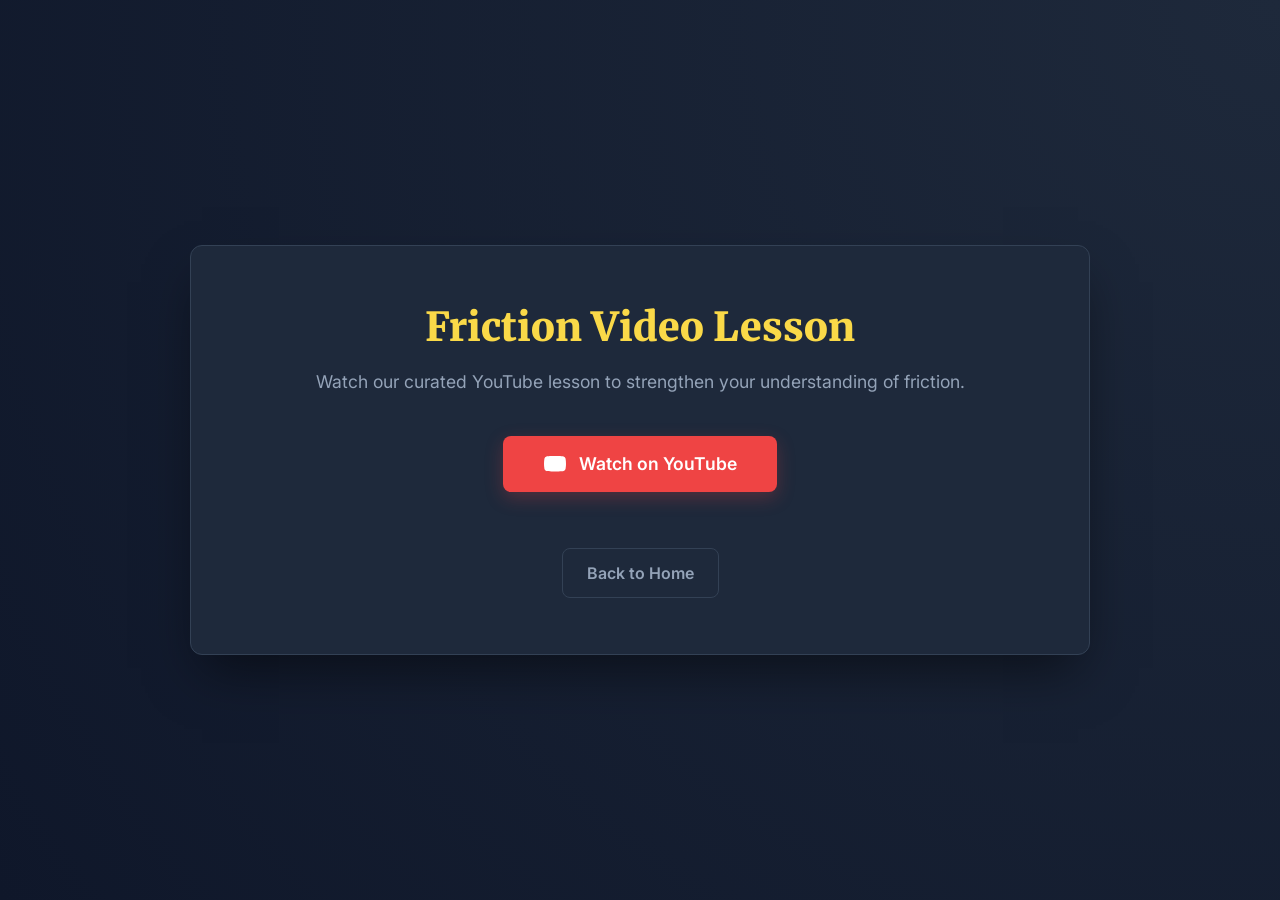
<file: video.html>
<!doctype html>
<html lang="en">
<head>
  <meta charset="utf-8" />
  <meta name="viewport" content="width=device-width, initial-scale=1" />
  <title>Friction Video Lesson — Cheng Chung Cup</title>
  <!-- Imported formal serif font (Merriweather) and clean sans-serif (Inter) -->
  <link href="https://fonts.googleapis.com/css2?family=Inter:wght@400;500;600&family=Merriweather:wght@400;700;900&display=swap" rel="stylesheet">
  <style>
    :root {
      --bg-dark: #0f172a;
      --bg-card: #1e293b;
      --accent-gold: #FAD948;
      --accent-hover: #fcf1b6;
      --text-light: #f8fafc;
      --text-muted: #94a3b8;
      --border-color: #334155;
    }
    
    * { box-sizing: border-box; }
    
    html, body { height: 100%; margin: 0; }
    
    body {
      font-family: 'Inter', sans-serif;
      background-color: var(--bg-dark);
      background-image: radial-gradient(circle at top right, #1e293b 0%, #0f172a 100%);
      background-attachment: fixed;
      color: var(--text-light);
      display: flex;
      align-items: center;
      justify-content: center;
      padding: 1rem;
    }

    .menu {
      text-align: center;
      padding: 3.5rem 2rem;
      border-radius: 12px;
      border: 1px solid var(--border-color);
      box-shadow: 0 25px 50px -12px rgba(0, 0, 0, 0.5);
      background: var(--bg-card);
      max-width: 900px;
      width: 100%;
    }

    .title {
      margin: 0 0 1rem 0;
      font-family: 'Merriweather', serif;
      font-size: clamp(2rem, 3.5vw, 2.5rem);
      font-weight: 900;
      color: var(--accent-gold);
    }

    .subtitle {
      color: var(--text-muted);
      margin-bottom: 2.5rem;
      font-size: 1.1rem;
      line-height: 1.5;
    }

    .btn {
      display: inline-flex;
      align-items: center;
      justify-content: center;
      gap: 0.75rem;
      padding: 1rem 2.5rem;
      border: 0;
      border-radius: 8px;
      font-size: 1.1rem;
      font-weight: 600;
      font-family: 'Inter', sans-serif;
      cursor: pointer;
      transition: all 0.2s ease;
      text-decoration: none;
    }

    .btn:hover { 
      transform: translateY(-2px); 
    }

    .btn-youtube {
      background: #ef4444; 
      color: white;
      box-shadow: 0 6px 18px rgba(239, 68, 68, 0.25);
    }

    .btn-youtube:hover {
      background: #dc2626;
    }

    .btn-outline { 
      background: transparent; 
      color: var(--text-muted); 
      border: 1px solid var(--border-color); 
      font-size: 1rem;
      padding: 0.9rem 1.5rem;
    }

    .btn-outline:hover {
      color: var(--text-light);
      border-color: var(--text-muted);
      background: rgba(255, 255, 255, 0.05);
    }
    
    .video-container { 
      margin: 2.5rem auto; 
      text-align: center; 
    }

    .nav-container { 
      display: flex; 
      gap: 1rem; 
      justify-content: center; 
      margin-top: 3.5rem; 
    }
  </style>
</head>
<body>
  <main class="menu">
    <h1 class="title">Friction Video Lesson</h1>
    <p class="subtitle">Watch our curated YouTube lesson to strengthen your understanding of friction.</p>

    <div class="video-container">
      <a href="https://www.youtube.com/watch?v=vw0N-kGrMvk" target="_blank" class="btn btn-youtube">
        <svg width="24" height="24" viewBox="0 0 24 24" fill="currentColor" stroke="none">
          <path d="M22.54 6.42a2.78 2.78 0 0 0-1.94-2C18.88 4 12 4 12 4s-6.88 0-8.6.46a2.78 2.78 0 0 0-1.94 2A29 29 0 0 0 1 11.75a29 29 0 0 0 .46 5.33 2.78 2.78 0 0 0 1.94 2c1.72.46 8.6.46 8.6.46s6.88 0 8.6-.46a2.78 2.78 0 0 0 1.94-2 29 29 0 0 0 .46-5.33 29 29 0 0 0-.46-5.33z"></path>
          <polygon points="9.75 15.02 15.5 11.75 9.75 8.48 9.75 15.02" fill="white"></polygon>
        </svg>
        Watch on YouTube
      </a>
    </div>

    <div class="nav-container">
      <a class="btn btn-outline" href="index.html">Back to Home</a>
    </div>
  </main>
</body>
</html>
</file>
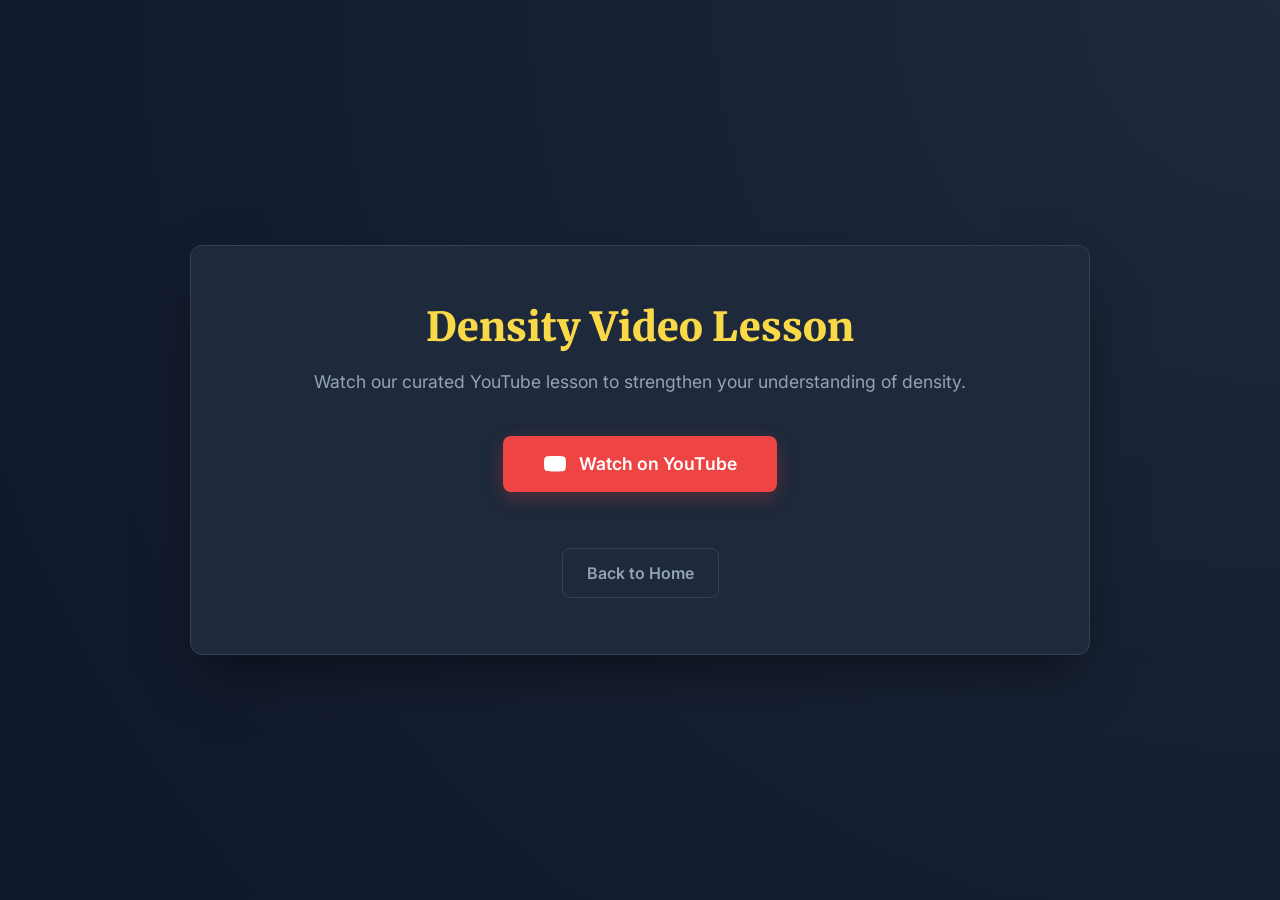
<file: video2.html>
<!doctype html>
<html lang="en">
<head>
  <meta charset="utf-8" />
  <meta name="viewport" content="width=device-width, initial-scale=1" />
  <title>Density Video Lesson — Cheng Chung Cup</title>
  <!-- Imported formal serif font (Merriweather) and clean sans-serif (Inter) -->
  <link href="https://fonts.googleapis.com/css2?family=Inter:wght@400;500;600&family=Merriweather:wght@400;700;900&display=swap" rel="stylesheet">
  <style>
    :root {
      --bg-dark: #0f172a;
      --bg-card: #1e293b;
      --accent-gold: #FAD948;
      --accent-hover: #fcf1b6;
      --text-light: #f8fafc;
      --text-muted: #94a3b8;
      --border-color: #334155;
    }
    
    * { box-sizing: border-box; }
    
    html, body { height: 100%; margin: 0; }
    
    body {
      font-family: 'Inter', sans-serif;
      background-color: var(--bg-dark);
      background-image: radial-gradient(circle at top right, #1e293b 0%, #0f172a 100%);
      background-attachment: fixed;
      color: var(--text-light);
      display: flex;
      align-items: center;
      justify-content: center;
      padding: 1rem;
    }

    .menu {
      text-align: center;
      padding: 3.5rem 2rem;
      border-radius: 12px;
      border: 1px solid var(--border-color);
      box-shadow: 0 25px 50px -12px rgba(0, 0, 0, 0.5);
      background: var(--bg-card);
      max-width: 900px;
      width: 100%;
    }

    .title {
      margin: 0 0 1rem 0;
      font-family: 'Merriweather', serif;
      font-size: clamp(2rem, 3.5vw, 2.5rem);
      font-weight: 900;
      color: var(--accent-gold);
    }

    .subtitle {
      color: var(--text-muted);
      margin-bottom: 2.5rem;
      font-size: 1.1rem;
      line-height: 1.5;
    }

    .btn {
      display: inline-flex;
      align-items: center;
      justify-content: center;
      gap: 0.75rem;
      padding: 1rem 2.5rem;
      border: 0;
      border-radius: 8px;
      font-size: 1.1rem;
      font-weight: 600;
      font-family: 'Inter', sans-serif;
      cursor: pointer;
      transition: all 0.2s ease;
      text-decoration: none;
    }

    .btn:hover { 
      transform: translateY(-2px); 
    }

    .btn-youtube {
      background: #ef4444; 
      color: white;
      box-shadow: 0 6px 18px rgba(239, 68, 68, 0.25);
    }

    .btn-youtube:hover {
      background: #dc2626;
    }

    .btn-outline { 
      background: transparent; 
      color: var(--text-muted); 
      border: 1px solid var(--border-color); 
      font-size: 1rem;
      padding: 0.9rem 1.5rem;
    }

    .btn-outline:hover {
      color: var(--text-light);
      border-color: var(--text-muted);
      background: rgba(255, 255, 255, 0.05);
    }
    
    .video-container { 
      margin: 2.5rem auto; 
      text-align: center; 
    }

    .nav-container { 
      display: flex; 
      gap: 1rem; 
      justify-content: center; 
      margin-top: 3.5rem; 
    }
  </style>
</head>
<body>
  <main class="menu">
    <h1 class="title">Density Video Lesson</h1>
    <p class="subtitle">Watch our curated YouTube lesson to strengthen your understanding of density.</p>

    <div class="video-container">
      <a href="https://youtu.be/YQR4vqlbxWw" target="_blank" class="btn btn-youtube">
        <svg width="24" height="24" viewBox="0 0 24 24" fill="currentColor" stroke="none">
          <path d="M22.54 6.42a2.78 2.78 0 0 0-1.94-2C18.88 4 12 4 12 4s-6.88 0-8.6.46a2.78 2.78 0 0 0-1.94 2A29 29 0 0 0 1 11.75a29 29 0 0 0 .46 5.33 2.78 2.78 0 0 0 1.94 2c1.72.46 8.6.46 8.6.46s6.88 0 8.6-.46a2.78 2.78 0 0 0 1.94-2 29 29 0 0 0 .46-5.33 29 29 0 0 0-.46-5.33z"></path>
          <polygon points="9.75 15.02 15.5 11.75 9.75 8.48 9.75 15.02" fill="white"></polygon>
        </svg>
        Watch on YouTube
      </a>
    </div>

    <div class="nav-container">
      <a class="btn btn-outline" href="index.html">Back to Home</a>
    </div>
  </main>
</body>
</html>
</file>
